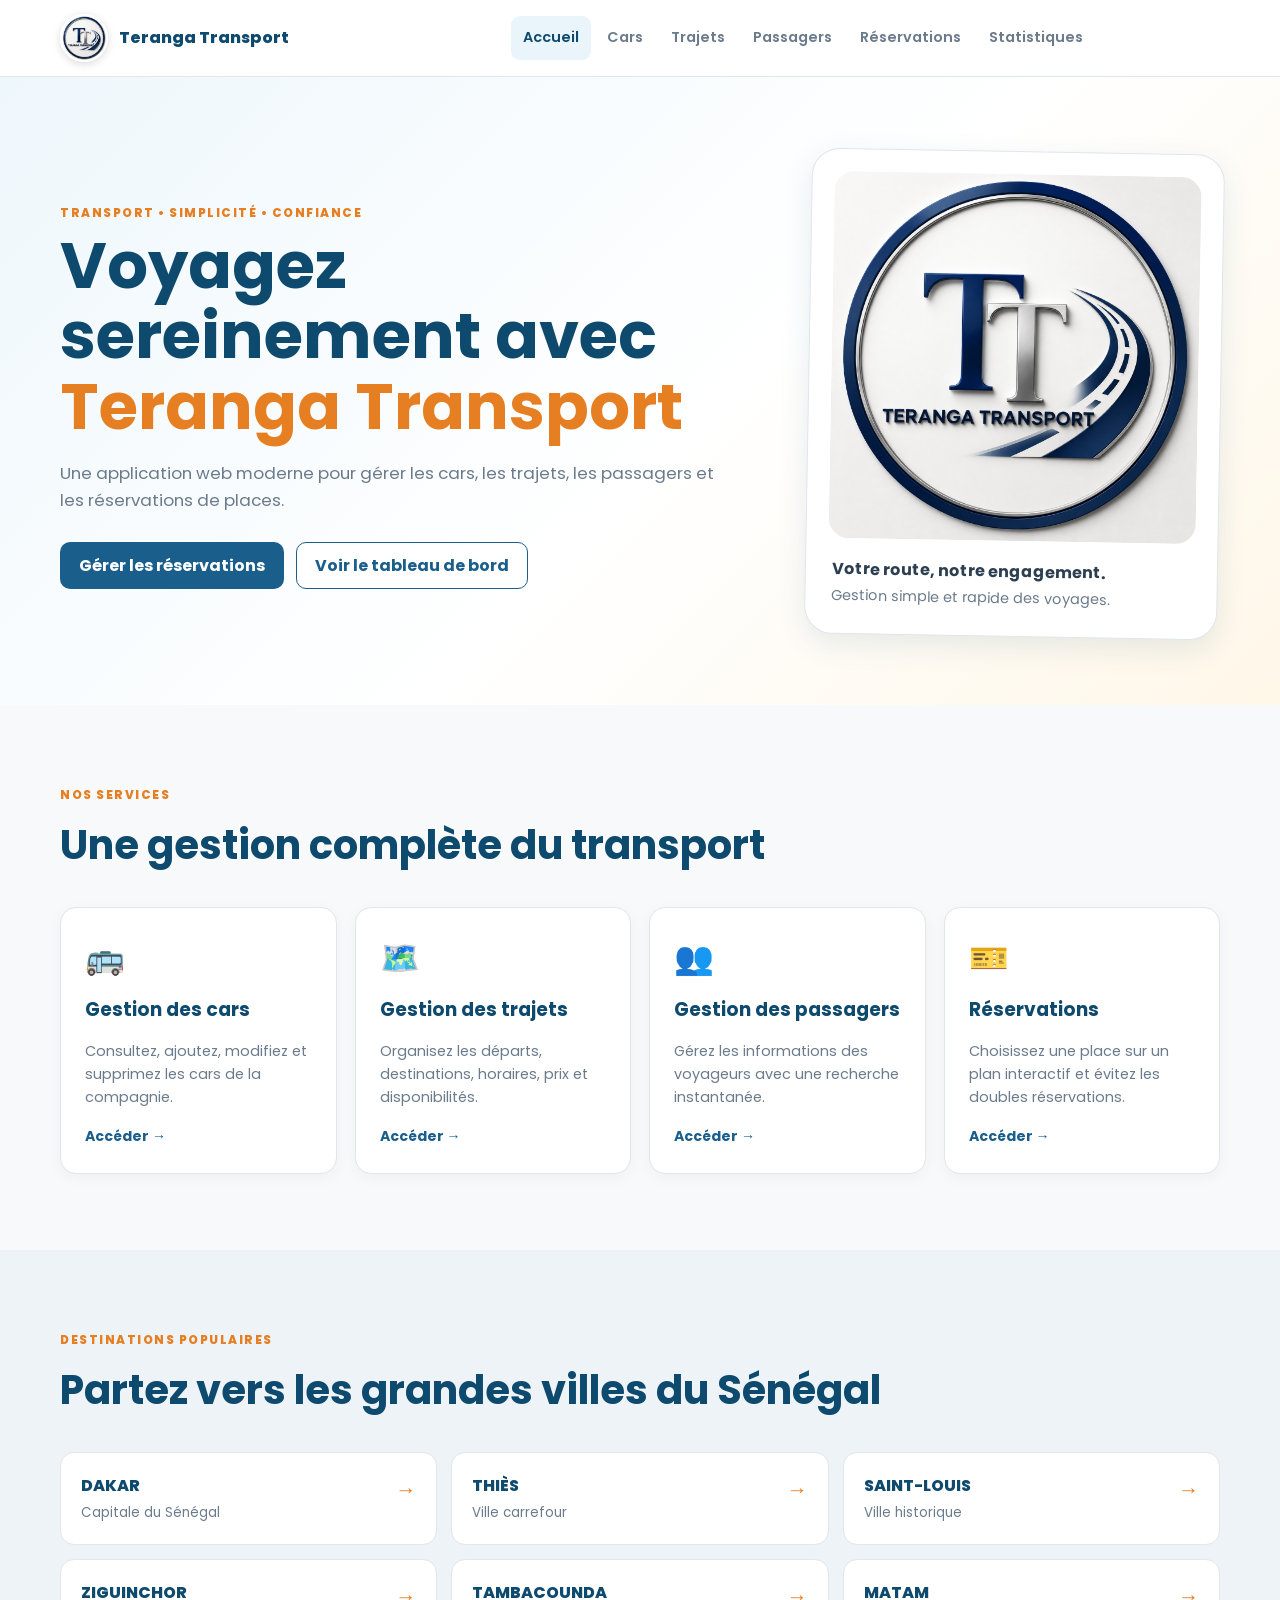
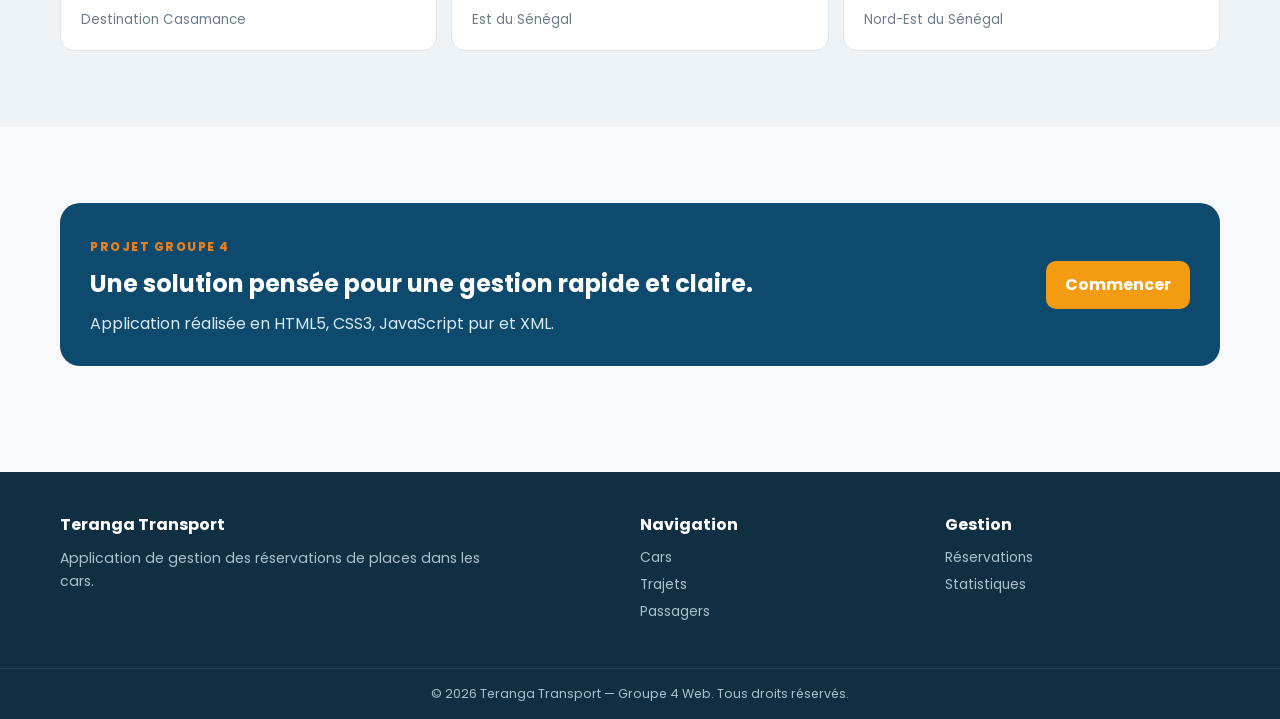
<file: index.html>
<!DOCTYPE html>
<html lang="fr">
<head>
  <meta charset="UTF-8">
  <meta name="viewport" content="width=device-width, initial-scale=1.0">
  <meta name="description" content="Teranga Transport - Gestion des réservations de places dans les cars">
  <title>Teranga Transport | Accueil</title>
  <link rel="preconnect" href="https://fonts.googleapis.com">
  <link rel="preconnect" href="https://fonts.gstatic.com" crossorigin>
  <link href="https://fonts.googleapis.com/css2?family=Poppins:wght@400;500;600;700;800&display=swap" rel="stylesheet">
  <link rel="stylesheet" href="css/style.css">
</head>
<body>
<header class="site-header">
  <div class="container nav-wrap">
    <a class="brand" href="index.html">
      <img src="images/logo-teranga-transport.jpeg" alt="Logo Teranga Transport">
      <span>Teranga Transport</span>
    </a>
    <button class="nav-toggle" aria-label="Ouvrir le menu" aria-expanded="false">☰</button>
    <nav class="main-nav" aria-label="Navigation principale">
      <a class="active" href="index.html">Accueil</a>
      <a href="pages/cars.html">Cars</a>
      <a href="pages/trajets.html">Trajets</a>
      <a href="pages/passagers.html">Passagers</a>
      <a href="pages/reservations.html">Réservations</a>
      <a href="pages/statistiques.html">Statistiques</a>
    <button id="resetData" class="nav-reset" type="button">Réinitialiser XML</button></nav>
  </div>
</header>

<main>
  <section class="hero">
    <div class="container hero-grid">
      <div>
        <span class="eyebrow">Transport • Simplicité • Confiance</span>
        <h1>Voyagez sereinement avec <span>Teranga Transport</span></h1>
        <p>Une application web moderne pour gérer les cars, les trajets, les passagers et les réservations de places.</p>
        <div class="hero-actions">
          <a class="btn btn-primary" href="pages/reservations.html">Gérer les réservations</a>
          <a class="btn btn-outline" href="pages/statistiques.html">Voir le tableau de bord</a>
        </div>
      </div>
      <div class="hero-card">
        <img src="images/logo-teranga-transport.jpeg" alt="Teranga Transport">
        <div class="hero-card-text">
          <strong>Votre route, notre engagement.</strong>
          <span>Gestion simple et rapide des voyages.</span>
        </div>
      </div>
    </div>
  </section>

  <section class="section">
    <div class="container">
      <div class="section-heading">
        <span class="eyebrow">Nos services</span>
        <h2>Une gestion complète du transport</h2>
      </div>
      <div class="cards-4">
        <article class="service-card">
          <div class="service-icon">🚌</div>
          <h3>Gestion des cars</h3>
          <p>Consultez, ajoutez, modifiez et supprimez les cars de la compagnie.</p>
          <a href="pages/cars.html">Accéder →</a>
        </article>
        <article class="service-card">
          <div class="service-icon">🗺️</div>
          <h3>Gestion des trajets</h3>
          <p>Organisez les départs, destinations, horaires, prix et disponibilités.</p>
          <a href="pages/trajets.html">Accéder →</a>
        </article>
        <article class="service-card">
          <div class="service-icon">👥</div>
          <h3>Gestion des passagers</h3>
          <p>Gérez les informations des voyageurs avec une recherche instantanée.</p>
          <a href="pages/passagers.html">Accéder →</a>
        </article>
        <article class="service-card">
          <div class="service-icon">🎫</div>
          <h3>Réservations</h3>
          <p>Choisissez une place sur un plan interactif et évitez les doubles réservations.</p>
          <a href="pages/reservations.html">Accéder →</a>
        </article>
      </div>
    </div>
  </section>

  <section class="section section-muted">
    <div class="container">
      <div class="section-heading">
        <span class="eyebrow">Destinations populaires</span>
        <h2>Partez vers les grandes villes du Sénégal</h2>
      </div>
      <div class="destination-grid">
        <div class="destination-card"><span>DAKAR</span><strong>→</strong><small>Capitale du Sénégal</small></div>
        <div class="destination-card"><span>THIÈS</span><strong>→</strong><small>Ville carrefour</small></div>
        <div class="destination-card"><span>SAINT-LOUIS</span><strong>→</strong><small>Ville historique</small></div>
        <div class="destination-card"><span>ZIGUINCHOR</span><strong>→</strong><small>Destination Casamance</small></div>
        <div class="destination-card"><span>TAMBACOUNDA</span><strong>→</strong><small>Est du Sénégal</small></div>
        <div class="destination-card"><span>MATAM</span><strong>→</strong><small>Nord-Est du Sénégal</small></div>
      </div>
    </div>
  </section>

  <section class="section">
    <div class="container cta">
      <div>
        <span class="eyebrow">Projet Groupe 4</span>
        <h2>Une solution pensée pour une gestion rapide et claire.</h2>
        <p>Application réalisée en HTML5, CSS3, JavaScript pur et XML.</p>
      </div>
      <a class="btn btn-secondary" href="pages/cars.html">Commencer</a>
    </div>
  </section>
</main>

<footer class="site-footer">
  <div class="container footer-grid">
    <div>
      <strong>Teranga Transport</strong>
      <p>Application de gestion des réservations de places dans les cars.</p>
    </div>
    <div>
      <strong>Navigation</strong>
      <a href="pages/cars.html">Cars</a>
      <a href="pages/trajets.html">Trajets</a>
      <a href="pages/passagers.html">Passagers</a>
    </div>
    <div>
      <strong>Gestion</strong>
      <a href="pages/reservations.html">Réservations</a>
      <a href="pages/statistiques.html">Statistiques</a>
    </div>
  </div>
  <div class="footer-bottom">© 2026 Teranga Transport — Groupe 4 Web. Tous droits réservés.</div>
</footer>

<script src="js/utils.js"></script>
<script>
  document.addEventListener("DOMContentLoaded", () => initialiserMenuMobile());
</script>
</body>
</html>
</file>
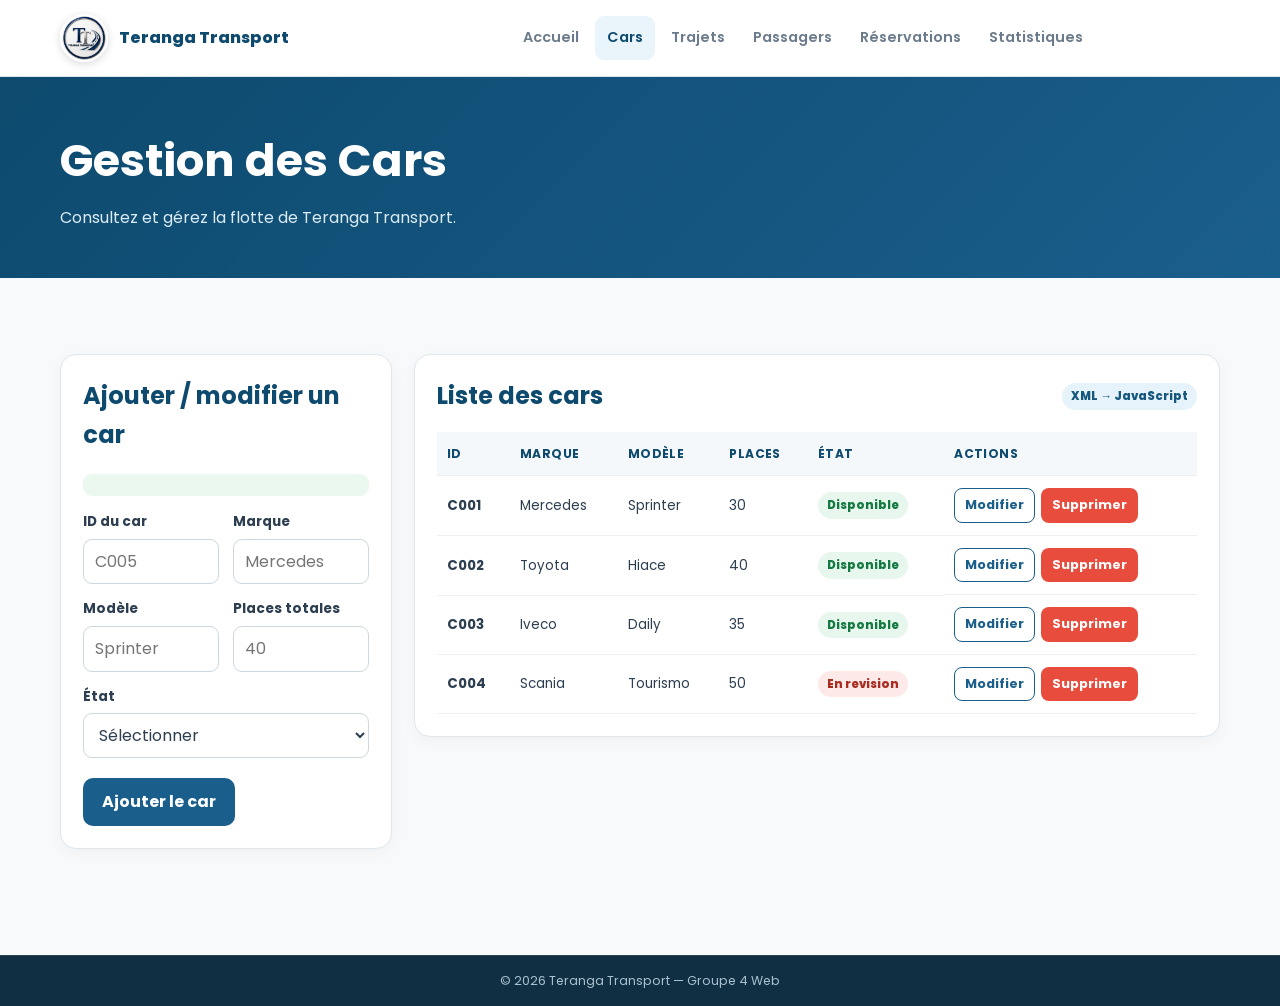
<file: pages/cars.html>
<!DOCTYPE html>
<html lang="fr">
<head>
  <meta charset="UTF-8">
  <meta name="viewport" content="width=device-width, initial-scale=1.0">
  <title>Teranga Transport | Cars</title>
  <link rel="preconnect" href="https://fonts.googleapis.com">
  <link rel="preconnect" href="https://fonts.gstatic.com" crossorigin>
  <link href="https://fonts.googleapis.com/css2?family=Poppins:wght@400;500;600;700;800&display=swap" rel="stylesheet">
  <link rel="stylesheet" href="../css/style.css">
</head>
<body>
<header class="site-header">
  <div class="container nav-wrap">
    <a class="brand" href="../index.html"><img src="../images/logo-teranga-transport.jpeg" alt="Logo Teranga Transport"><span>Teranga Transport</span></a>
    <button class="nav-toggle" aria-label="Ouvrir le menu" aria-expanded="false">☰</button>
    <nav class="main-nav" aria-label="Navigation principale">
      <a href="../index.html">Accueil</a><a href="cars.html">Cars</a><a href="trajets.html">Trajets</a><a href="passagers.html">Passagers</a><a href="reservations.html">Réservations</a><a href="statistiques.html">Statistiques</a>
    <button id="resetData" class="nav-reset" type="button" title="Recharger les données XML">Réinitialiser XML</button></nav>
  </div>
</header>

<section class="page-hero"><div class="container"><h1>Gestion des Cars</h1><p>Consultez et gérez la flotte de Teranga Transport.</p></div></section>

<main class="section">
  <div class="container two-col">
    <section class="panel">
      <h2>Ajouter / modifier un car</h2>
      <p id="carMessage" class="success-message"></p>
      <form id="carForm" novalidate>
        <div class="form-grid">
          <div class="form-group"><label for="carId">ID du car</label><input id="carId" required placeholder="C005"></div>
          <div class="form-group"><label for="carMarque">Marque</label><input id="carMarque" required placeholder="Mercedes"></div>
          <div class="form-group"><label for="carModele">Modèle</label><input id="carModele" required placeholder="Sprinter"></div>
          <div class="form-group"><label for="carPlaces">Places totales</label><input id="carPlaces" type="number" min="20" max="50" required placeholder="40"></div>
          <div class="form-group full"><label for="carEtat">État</label><select id="carEtat" required><option value="">Sélectionner</option><option>Disponible</option><option>En révision</option><option>Hors service</option></select></div>
          <div class="form-group full form-actions">
            <button id="carSubmit" class="btn btn-primary" type="submit">Ajouter le car</button>
            <button id="carCancel" class="btn btn-outline hidden" type="button">Annuler</button>
          </div>
        </div>
      </form>
    </section>

    <section class="panel">
      <div class="toolbar"><h2>Liste des cars</h2><span class="badge badge-blue">XML → JavaScript</span></div>
      <div class="table-wrap">
        <table class="data-table">
          <thead><tr><th>ID</th><th>Marque</th><th>Modèle</th><th>Places</th><th>État</th><th>Actions</th></tr></thead>
          <tbody id="carsBody"><tr><td colspan="6" class="empty">Chargement...</td></tr></tbody>
        </table>
      </div>
    </section>
  </div>
</main>

<footer class="site-footer"><div class="footer-bottom">© 2026 Teranga Transport — Groupe 4 Web</div></footer>
<script src="../js/utils.js"></script>
<script src="../js/cars.js"></script>
</body>
</html>
</file>
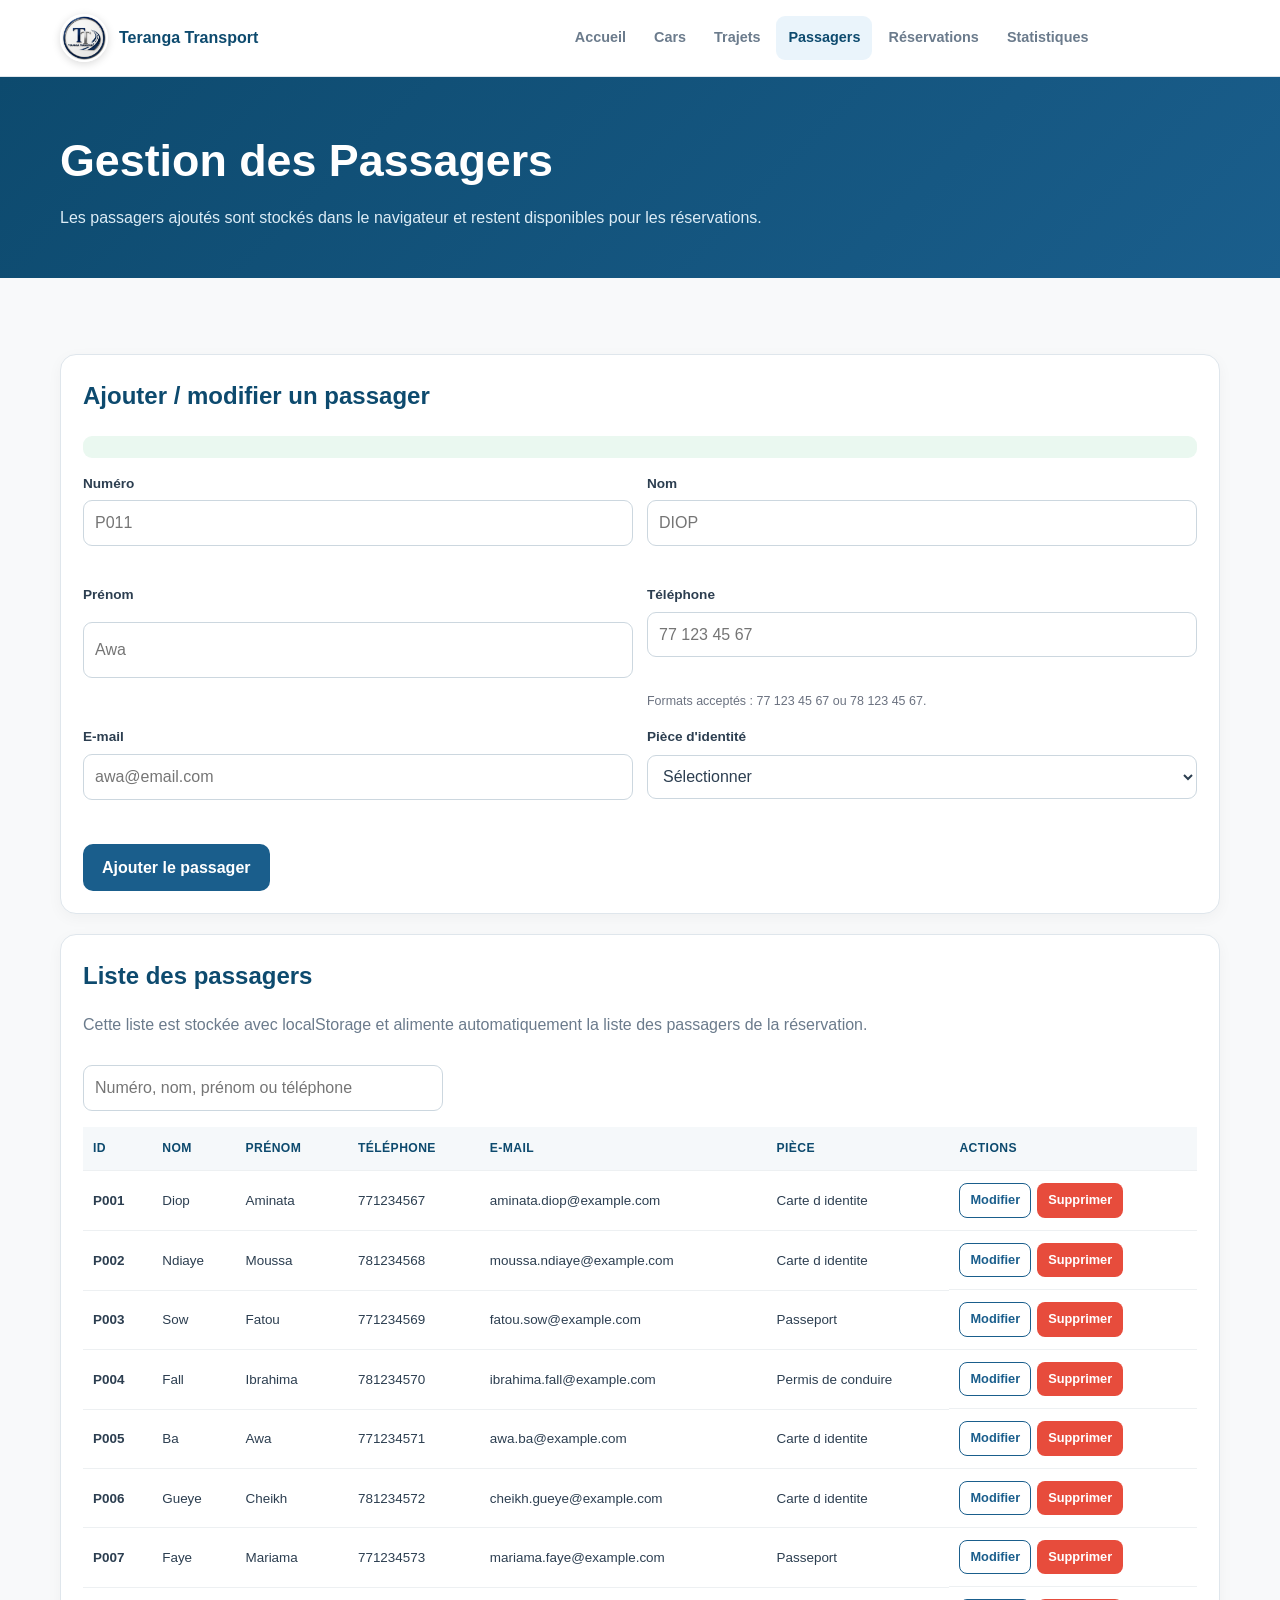
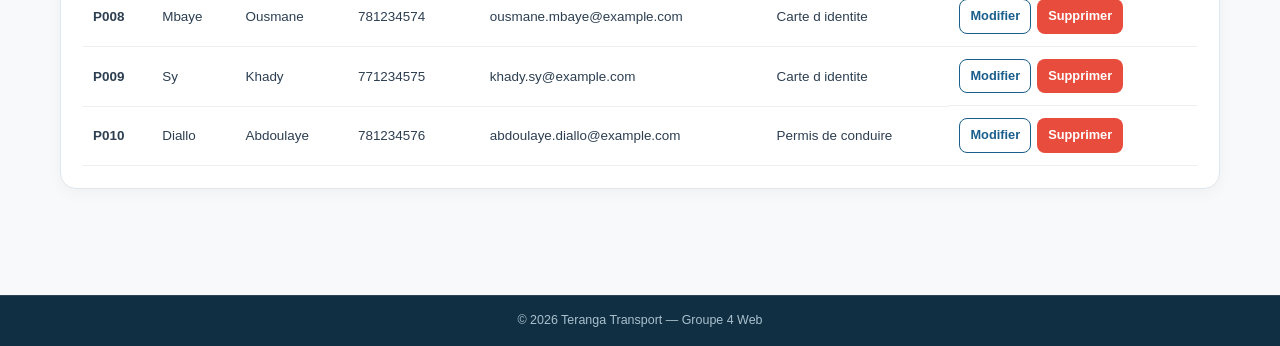
<file: pages/passagers.html>
<!DOCTYPE html><html lang="fr"><head><meta charset="UTF-8"><meta name="viewport" content="width=device-width,initial-scale=1.0"><title>Teranga Transport | Passagers</title><link rel="preconnect" href="https://fonts.googleapis.com"><link rel="stylesheet" href="../css/style.css"></head><body>
<header class="site-header"><div class="container nav-wrap"><a class="brand" href="../index.html"><img src="../images/logo-teranga-transport.jpeg" alt="Logo Teranga Transport"><span>Teranga Transport</span></a><button class="nav-toggle" aria-label="Ouvrir le menu" aria-expanded="false">☰</button><nav class="main-nav"><a href="../index.html">Accueil</a><a href="cars.html">Cars</a><a href="trajets.html">Trajets</a><a href="passagers.html">Passagers</a><a href="reservations.html">Réservations</a><a href="statistiques.html">Statistiques</a><button id="resetData" class="nav-reset" type="button">Réinitialiser XML</button></nav></div></header>
<section class="page-hero"><div class="container"><h1>Gestion des Passagers</h1><p>Les passagers ajoutés sont stockés dans le navigateur et restent disponibles pour les réservations.</p></div></section>
<main class="section"><div class="container"><section class="panel"><h2>Ajouter / modifier un passager</h2><p id="passagerMessage" class="success-message"></p><form id="passagerForm" novalidate><div class="form-grid">
<div class="form-group"><label for="passagerId">Numéro</label><input id="passagerId" placeholder="P011" required><span id="errId" class="error"></span></div><div class="form-group"><label for="passagerNom">Nom</label><input id="passagerNom" placeholder="DIOP" required><span id="errNom" class="error"></span></div><div class="form-group"><label for="passagerPrenom">Prénom</label><input id="passagerPrenom" placeholder="Awa" required><span id="errPrenom" class="error"></span></div><div class="form-group"><label for="passagerTelephone">Téléphone</label><input id="passagerTelephone" inputmode="numeric" placeholder="77 123 45 67" required><span id="errTelephone" class="error"></span><small class="help">Formats acceptés : 77 123 45 67 ou 78 123 45 67.</small></div><div class="form-group"><label for="passagerEmail">E-mail</label><input id="passagerEmail" type="email" placeholder="awa@email.com" required><span id="errEmail" class="error"></span></div><div class="form-group"><label for="passagerPiece">Pièce d'identité</label><select id="passagerPiece" required><option value="">Sélectionner</option><option>Carte d'identité</option><option>Passeport</option><option>Permis de conduire</option></select><span id="errPiece" class="error"></span></div><div class="form-group full form-actions"><button id="passagerSubmit" class="btn btn-primary" type="submit">Ajouter le passager</button><button id="passagerCancel" class="btn btn-outline hidden" type="button">Annuler</button></div></div></form></section>
<section class="panel mt-20"><div class="toolbar"><div><h2>Liste des passagers</h2><p class="text-muted">Cette liste est stockée avec localStorage et alimente automatiquement la liste des passagers de la réservation.</p></div><input id="recherchePassager" class="search-input" placeholder="Numéro, nom, prénom ou téléphone" aria-label="Rechercher"></div><div class="table-wrap"><table class="data-table"><thead><tr><th>ID</th><th>Nom</th><th>Prénom</th><th>Téléphone</th><th>E-mail</th><th>Pièce</th><th>Actions</th></tr></thead><tbody id="passagersBody"><tr><td colspan="7" class="empty">Chargement...</td></tr></tbody></table></div></section></div></main><footer class="site-footer"><div class="footer-bottom">© 2026 Teranga Transport — Groupe 4 Web</div></footer><script src="../js/utils.js"></script><script src="../js/passagers.js"></script></body></html>
</file>
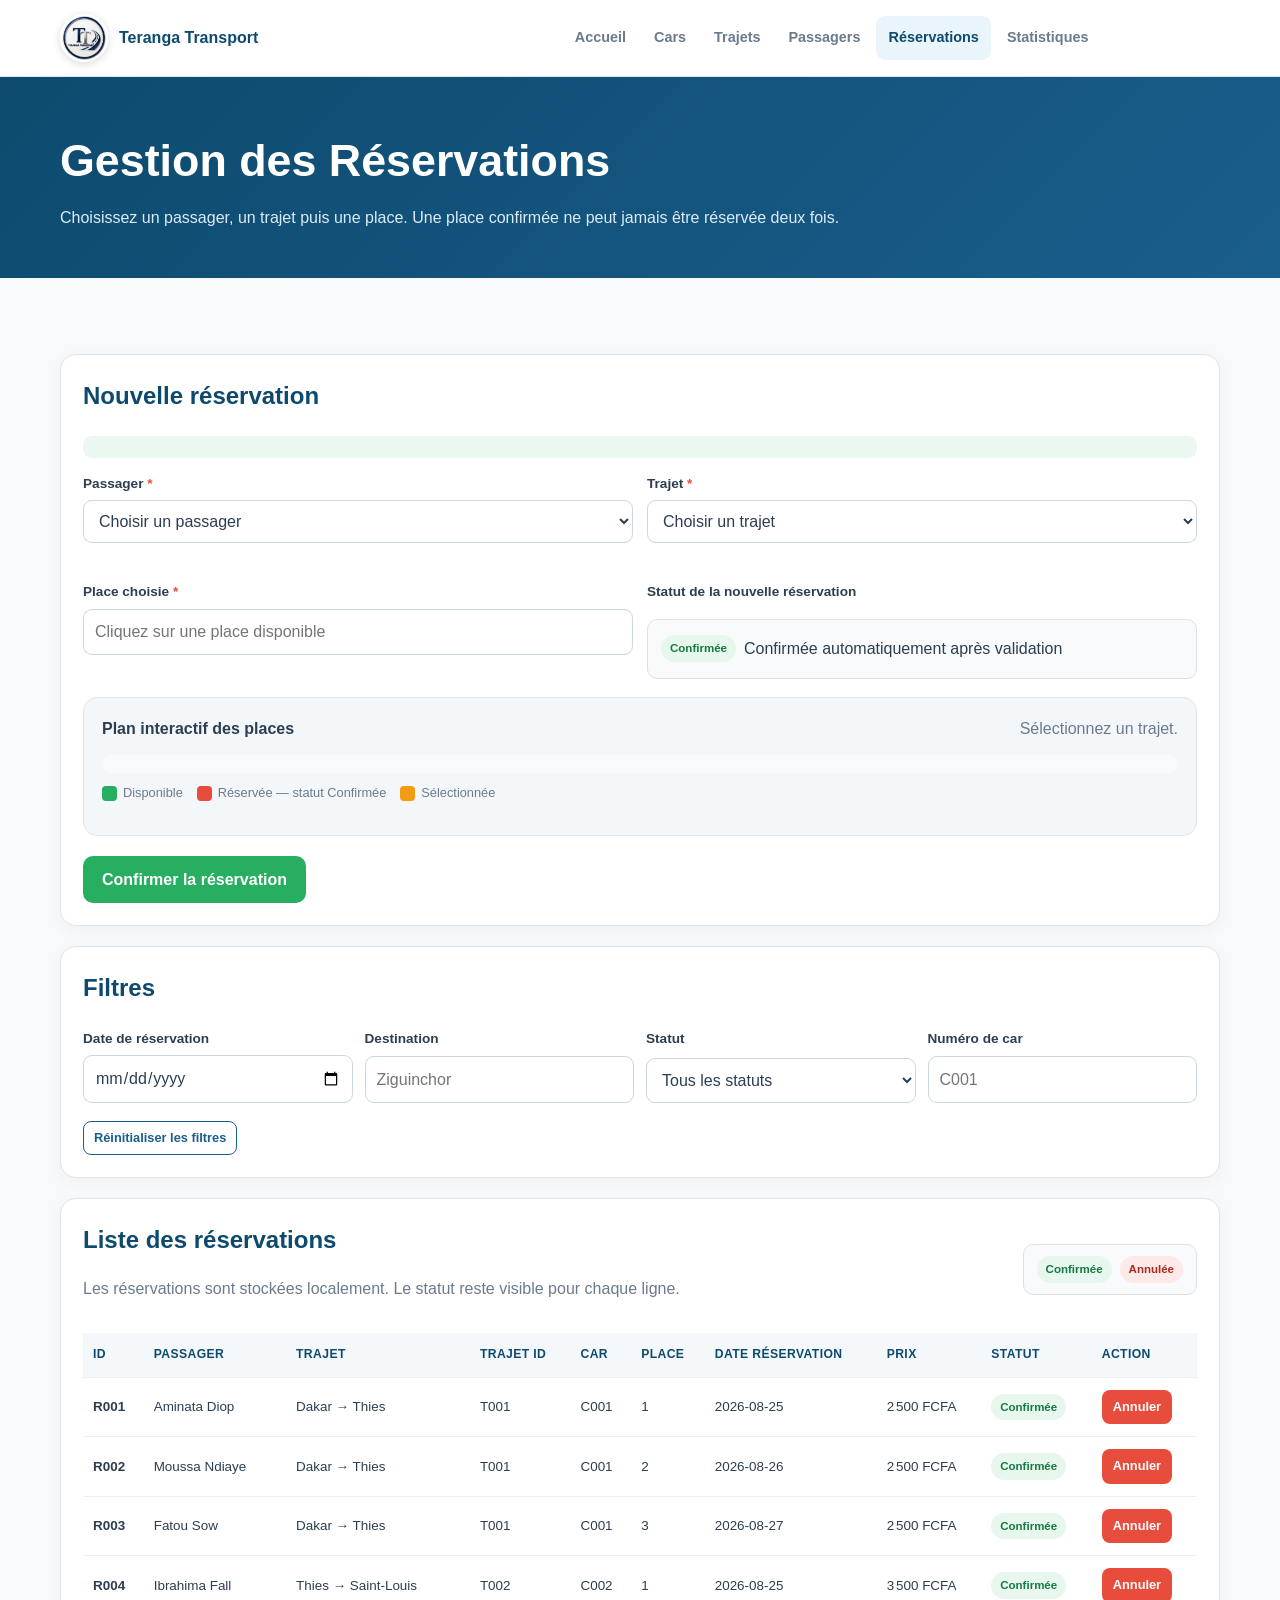
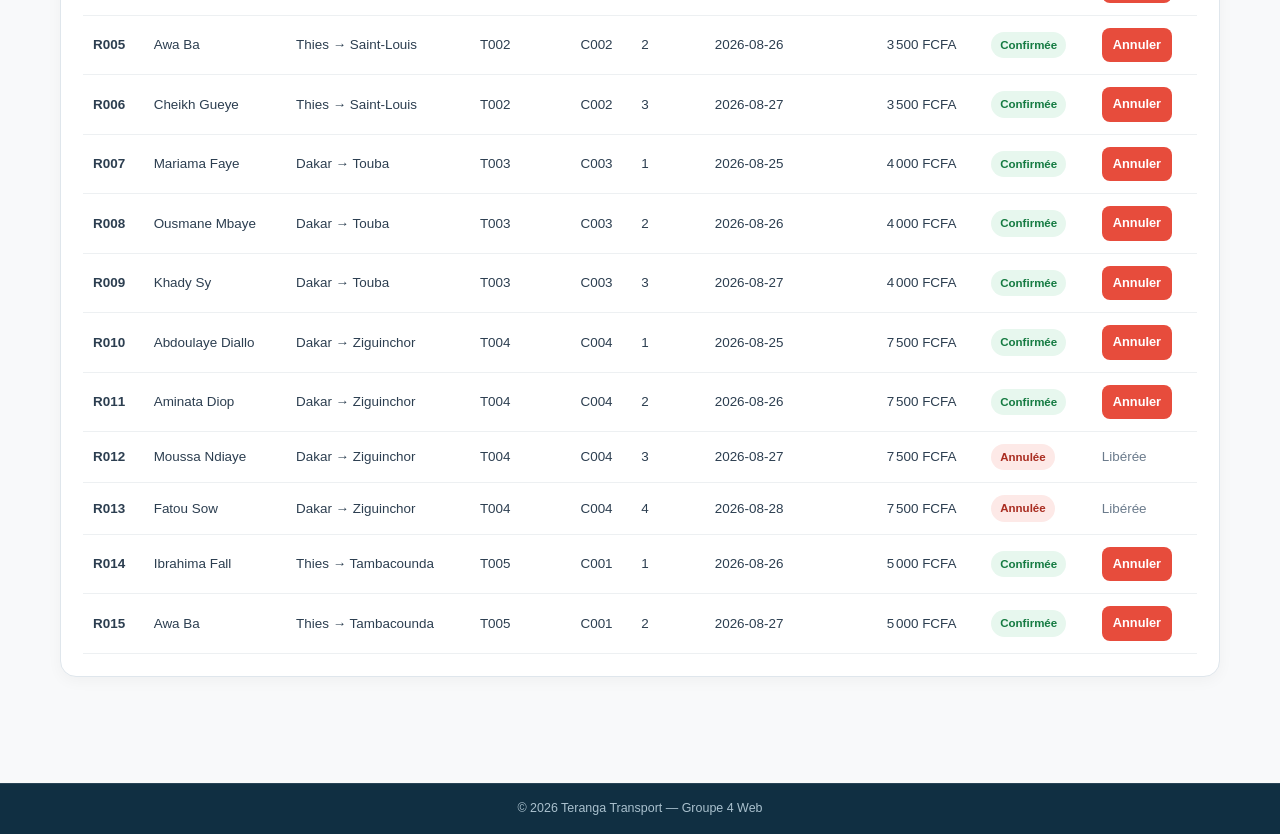
<file: pages/reservations.html>
<!DOCTYPE html><html lang="fr"><head><meta charset="UTF-8"><meta name="viewport" content="width=device-width,initial-scale=1.0"><title>Teranga Transport | Réservations</title><link rel="preconnect" href="https://fonts.googleapis.com"><link rel="stylesheet" href="../css/style.css"></head><body>
<header class="site-header"><div class="container nav-wrap"><a class="brand" href="../index.html"><img src="../images/logo-teranga-transport.jpeg" alt="Logo Teranga Transport"><span>Teranga Transport</span></a><button class="nav-toggle" aria-label="Ouvrir le menu" aria-expanded="false">☰</button><nav class="main-nav"><a href="../index.html">Accueil</a><a href="cars.html">Cars</a><a href="trajets.html">Trajets</a><a href="passagers.html">Passagers</a><a href="reservations.html">Réservations</a><a href="statistiques.html">Statistiques</a><button id="resetData" class="nav-reset" type="button">Réinitialiser XML</button></nav></div></header>
<section class="page-hero"><div class="container"><h1>Gestion des Réservations</h1><p>Choisissez un passager, un trajet puis une place. Une place confirmée ne peut jamais être réservée deux fois.</p></div></section>
<main class="section"><div class="container"><section class="panel"><h2>Nouvelle réservation</h2><p id="reservationMessage" class="success-message"></p><form id="reservationForm" novalidate><div class="form-grid">
<div class="form-group"><label for="reservationPassager">Passager <span class="required">*</span></label><select id="reservationPassager" required></select><span id="errReservationPassager" class="error"></span></div>
<div class="form-group"><label for="reservationTrajet">Trajet <span class="required">*</span></label><select id="reservationTrajet" required></select><span id="errReservationTrajet" class="error"></span></div>
<div class="form-group"><label for="reservationPlace">Place choisie <span class="required">*</span></label><input id="reservationPlace" readonly placeholder="Cliquez sur une place disponible"><span id="errReservationPlace" class="error"></span></div>
<div class="form-group"><label>Statut de la nouvelle réservation</label><div class="status-box"><span class="badge badge-green">Confirmée</span><span>Confirmée automatiquement après validation</span></div></div></div>
<div class="seat-layout"><div class="seat-header"><strong>Plan interactif des places</strong><span id="seatInfo" class="text-muted">Sélectionnez un trajet.</span></div><div id="seatStatus" class="seat-status"></div><div class="seat-legend"><span class="legend-item"><i class="legend-dot dot-free"></i> Disponible</span><span class="legend-item"><i class="legend-dot dot-reserved"></i> Réservée — statut Confirmée</span><span class="legend-item"><i class="legend-dot dot-selected"></i> Sélectionnée</span></div><div id="seatGrid" class="seat-grid" aria-label="Plan interactif des places"></div></div>
<div class="form-actions mt-20"><button class="btn btn-success" type="submit">Confirmer la réservation</button></div></form></section>
<section class="panel mt-20"><h2>Filtres</h2><div class="filter-grid"><div class="form-group"><label for="filtreDate">Date de réservation</label><input id="filtreDate" type="date"></div><div class="form-group"><label for="filtreDestination">Destination</label><input id="filtreDestination" placeholder="Ziguinchor"></div><div class="form-group"><label for="filtreStatut">Statut</label><select id="filtreStatut"><option value="">Tous les statuts</option><option value="confirmee">Confirmée</option><option value="annulee">Annulée</option></select></div><div class="form-group"><label for="filtreCar">Numéro de car</label><input id="filtreCar" placeholder="C001"></div></div><button id="resetFiltres" class="btn btn-outline btn-small" type="button">Réinitialiser les filtres</button></section>
<section class="panel mt-20"><div class="toolbar"><div><h2>Liste des réservations</h2><p class="text-muted">Les réservations sont stockées localement. Le statut reste visible pour chaque ligne.</p></div><div class="status-box"><span class="badge badge-green">Confirmée</span><span class="badge badge-red">Annulée</span></div></div><div class="table-wrap"><table class="data-table"><thead><tr><th>ID</th><th>Passager</th><th>Trajet</th><th>Trajet ID</th><th>Car</th><th>Place</th><th>Date réservation</th><th>Prix</th><th>Statut</th><th>Action</th></tr></thead><tbody id="reservationsBody"><tr><td colspan="10" class="empty">Chargement...</td></tr></tbody></table></div></section></div></main><footer class="site-footer"><div class="footer-bottom">© 2026 Teranga Transport — Groupe 4 Web</div></footer><script src="../js/utils.js"></script><script src="../js/reservations.js"></script></body></html>
</file>
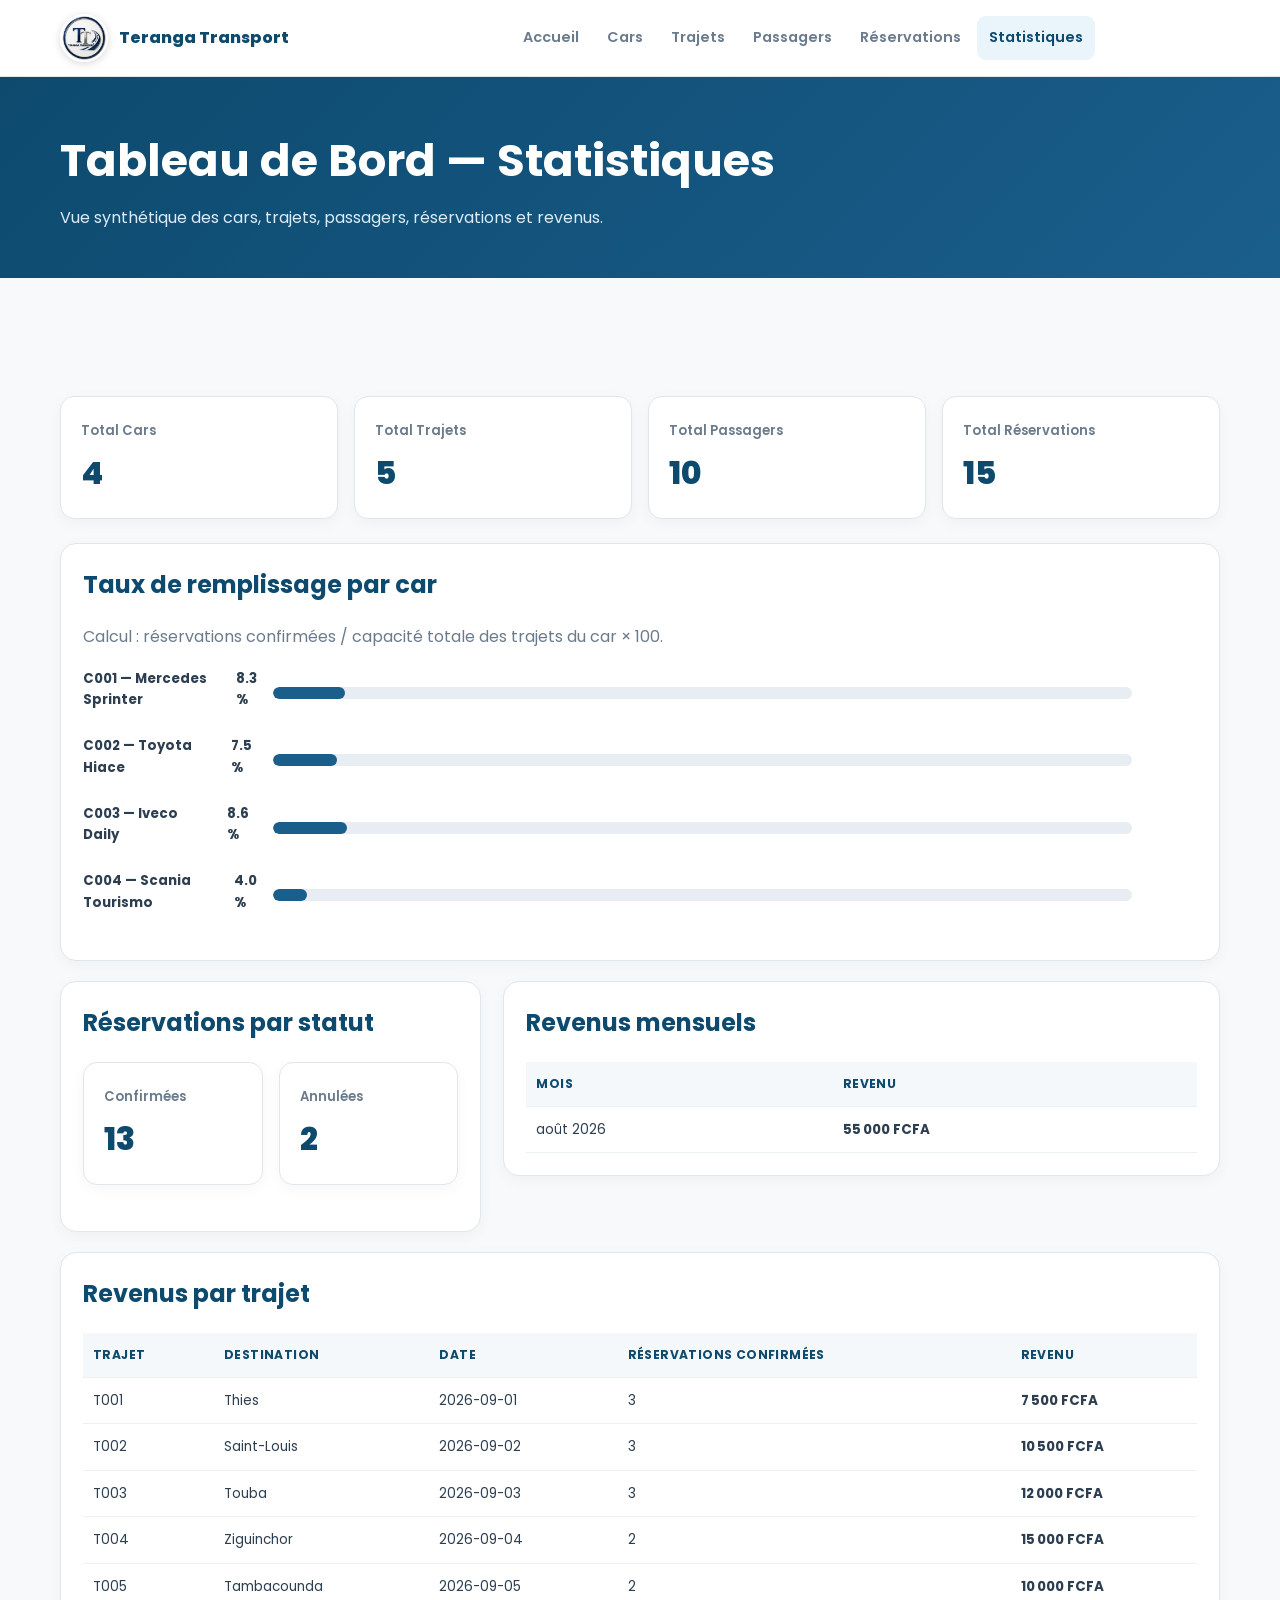
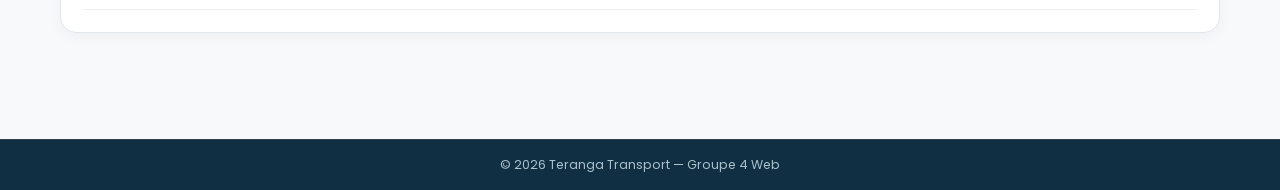
<file: pages/statistiques.html>
<!DOCTYPE html>
<html lang="fr">
<head>
  <meta charset="UTF-8">
  <meta name="viewport" content="width=device-width, initial-scale=1.0">
  <title>Teranga Transport | Statistiques</title>
  <link rel="preconnect" href="https://fonts.googleapis.com">
  <link rel="preconnect" href="https://fonts.gstatic.com" crossorigin>
  <link href="https://fonts.googleapis.com/css2?family=Poppins:wght@400;500;600;700;800&display=swap" rel="stylesheet">
  <link rel="stylesheet" href="../css/style.css">
</head>
<body>
<header class="site-header"><div class="container nav-wrap">
  <a class="brand" href="../index.html"><img src="../images/logo-teranga-transport.jpeg" alt="Logo Teranga Transport"><span>Teranga Transport</span></a>
  <button class="nav-toggle" aria-label="Ouvrir le menu" aria-expanded="false">☰</button>
  <nav class="main-nav" aria-label="Navigation principale"><a href="../index.html">Accueil</a><a href="cars.html">Cars</a><a href="trajets.html">Trajets</a><a href="passagers.html">Passagers</a><a href="reservations.html">Réservations</a><a href="statistiques.html">Statistiques</a><button id="resetData" class="nav-reset" type="button" title="Recharger les données XML">Réinitialiser XML</button></nav>
</div></header>

<section class="page-hero"><div class="container"><h1>Tableau de Bord — Statistiques</h1><p>Vue synthétique des cars, trajets, passagers, réservations et revenus.</p></div></section>

<main class="section"><div class="container">
  <p id="statsErreur" class="error"></p>
  <section class="stat-cards">
    <article class="stat-card"><span class="label">Total Cars</span><strong id="totalCars" class="value">—</strong></article>
    <article class="stat-card"><span class="label">Total Trajets</span><strong id="totalTrajets" class="value">—</strong></article>
    <article class="stat-card"><span class="label">Total Passagers</span><strong id="totalPassagers" class="value">—</strong></article>
    <article class="stat-card"><span class="label">Total Réservations</span><strong id="totalReservations" class="value">—</strong></article>
  </section>

  <section class="panel">
    <h2>Taux de remplissage par car</h2>
    <p class="text-muted">Calcul : réservations confirmées / capacité totale des trajets du car × 100.</p>
    <div id="remplissageCars"></div>
  </section>

  <div class="two-col mt-20">
    <section class="panel">
      <h2>Réservations par statut</h2>
      <div class="stat-cards" style="grid-template-columns:1fr 1fr">
        <article class="stat-card"><span class="label">Confirmées</span><strong id="reservationsConfirmees" class="value">0</strong></article>
        <article class="stat-card"><span class="label">Annulées</span><strong id="reservationsAnnulees" class="value">0</strong></article>
      </div>
    </section>

    <section class="panel">
      <h2>Revenus mensuels</h2>
      <div class="table-wrap"><table class="data-table" style="min-width:0"><thead><tr><th>Mois</th><th>Revenu</th></tr></thead><tbody id="revenusMensuelsBody"></tbody></table></div>
    </section>
  </div>

  <section class="panel mt-20">
    <h2>Revenus par trajet</h2>
    <div class="table-wrap"><table class="data-table">
      <thead><tr><th>Trajet</th><th>Destination</th><th>Date</th><th>Réservations confirmées</th><th>Revenu</th></tr></thead>
      <tbody id="revenusTrajetsBody"></tbody>
    </table></div>
  </section>
</div></main>

<footer class="site-footer"><div class="footer-bottom">© 2026 Teranga Transport — Groupe 4 Web</div></footer>
<script src="../js/utils.js"></script><script src="../js/statistiques.js"></script>
</body>
</html>
</file>
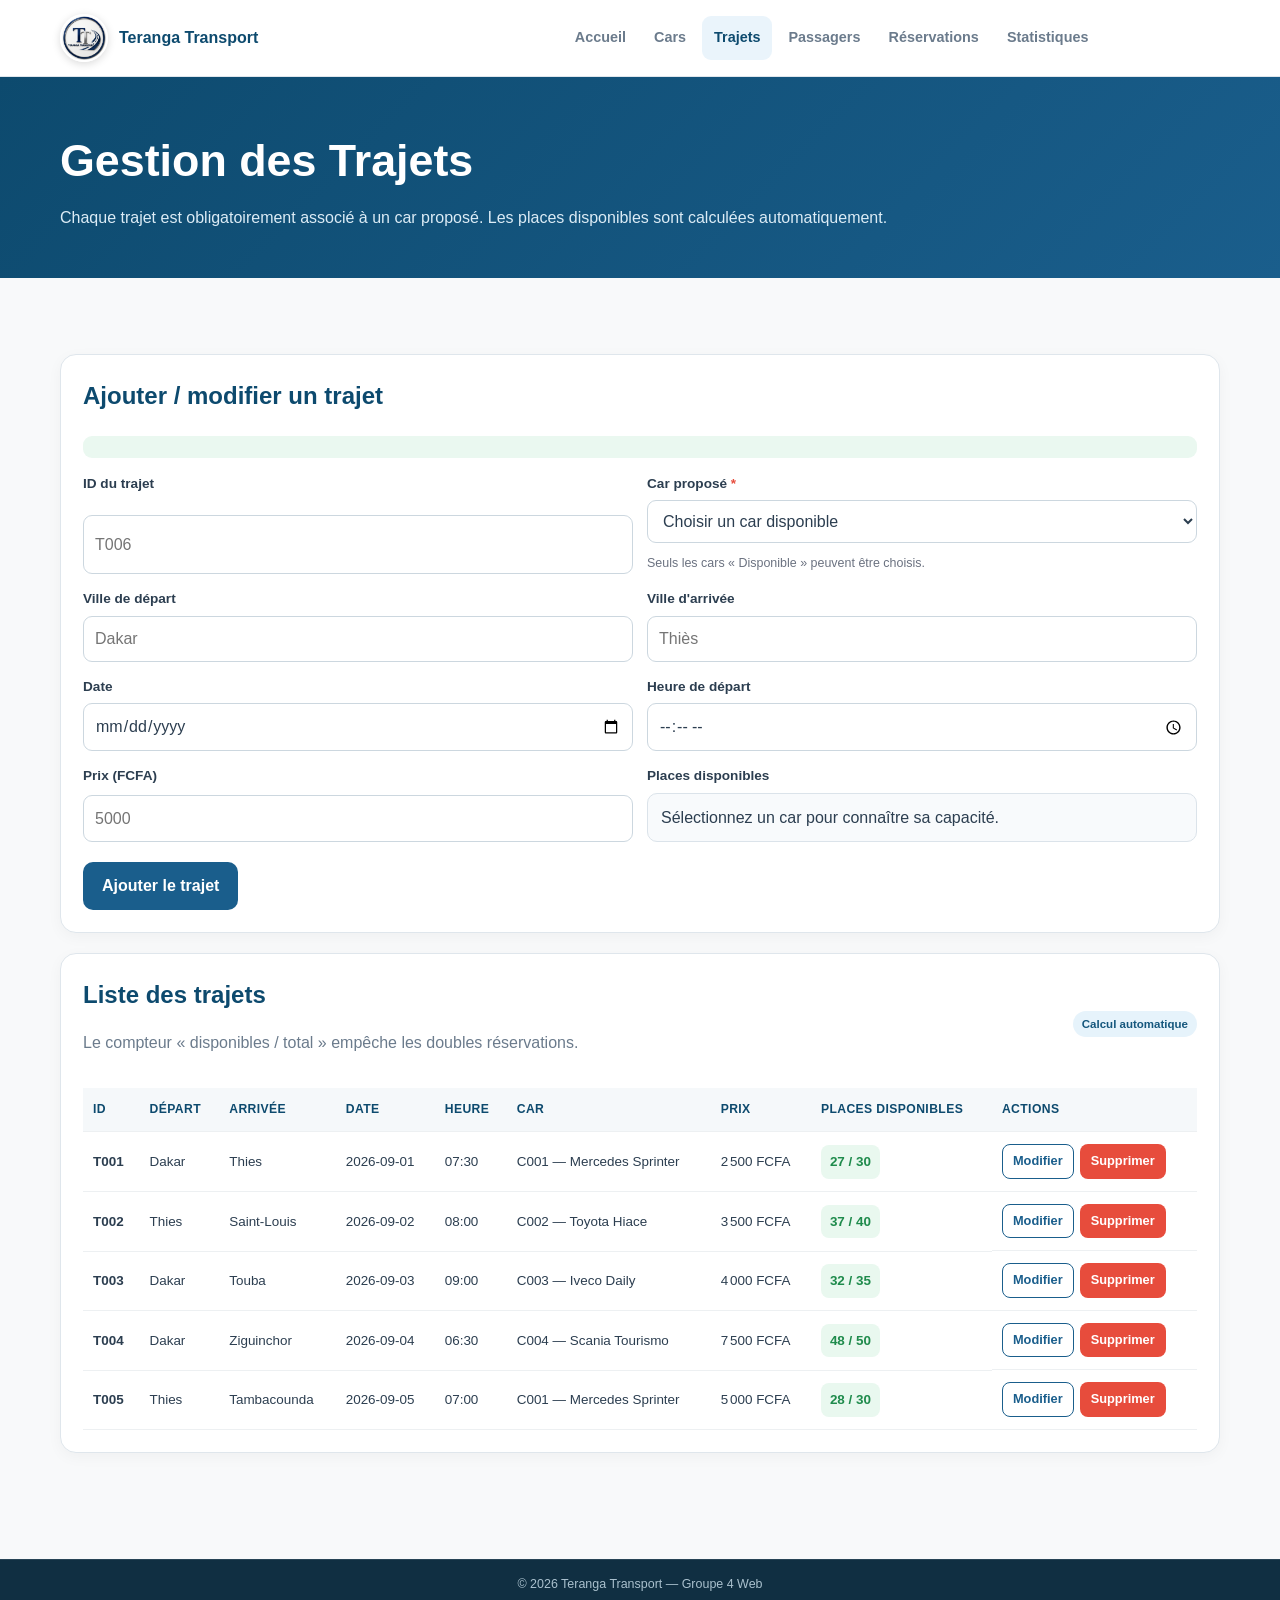
<file: pages/trajets.html>
<!DOCTYPE html><html lang="fr"><head><meta charset="UTF-8"><meta name="viewport" content="width=device-width,initial-scale=1.0"><title>Teranga Transport | Trajets</title><link rel="preconnect" href="https://fonts.googleapis.com"><link rel="stylesheet" href="../css/style.css"></head><body>
<header class="site-header"><div class="container nav-wrap"><a class="brand" href="../index.html"><img src="../images/logo-teranga-transport.jpeg" alt="Logo Teranga Transport"><span>Teranga Transport</span></a><button class="nav-toggle" aria-label="Ouvrir le menu" aria-expanded="false">☰</button><nav class="main-nav" aria-label="Navigation"><a href="../index.html">Accueil</a><a href="cars.html">Cars</a><a href="trajets.html">Trajets</a><a href="passagers.html">Passagers</a><a href="reservations.html">Réservations</a><a href="statistiques.html">Statistiques</a><button id="resetData" class="nav-reset" type="button">Réinitialiser XML</button></nav></div></header>
<section class="page-hero"><div class="container"><h1>Gestion des Trajets</h1><p>Chaque trajet est obligatoirement associé à un car proposé. Les places disponibles sont calculées automatiquement.</p></div></section>
<main class="section"><div class="container"><section class="panel"><h2>Ajouter / modifier un trajet</h2><p id="trajetMessage" class="success-message"></p><form id="trajetForm" novalidate><div class="form-grid">
<div class="form-group"><label for="trajetId">ID du trajet</label><input id="trajetId" placeholder="T006" required></div>
<div class="form-group"><label for="trajetCarId">Car proposé <span class="required">*</span></label><select id="trajetCarId" required></select><small class="help">Seuls les cars « Disponible » peuvent être choisis.</small></div>
<div class="form-group"><label for="villeDepart">Ville de départ</label><input id="villeDepart" placeholder="Dakar" required></div>
<div class="form-group"><label for="villeArrivee">Ville d'arrivée</label><input id="villeArrivee" placeholder="Thiès" required></div>
<div class="form-group"><label for="trajetDate">Date</label><input id="trajetDate" type="date" required></div><div class="form-group"><label for="heureDepart">Heure de départ</label><input id="heureDepart" type="time" required></div>
<div class="form-group"><label for="trajetPrix">Prix (FCFA)</label><input id="trajetPrix" type="number" min="1" required placeholder="5000"></div>
<div class="form-group"><label>Places disponibles</label><div id="placesPreview" class="info-box">Sélectionnez un car pour connaître sa capacité.</div></div>
<div class="form-group full form-actions"><button id="trajetSubmit" class="btn btn-primary" type="submit">Ajouter le trajet</button><button id="trajetCancel" class="btn btn-outline hidden" type="button">Annuler</button></div></div></form></section>
<section class="panel mt-20"><div class="toolbar"><div><h2>Liste des trajets</h2><p class="text-muted">Le compteur « disponibles / total » empêche les doubles réservations.</p></div><span class="badge badge-blue">Calcul automatique</span></div><div class="table-wrap"><table class="data-table"><thead><tr><th>ID</th><th>Départ</th><th>Arrivée</th><th>Date</th><th>Heure</th><th>Car</th><th>Prix</th><th>Places disponibles</th><th>Actions</th></tr></thead><tbody id="trajetsBody"><tr><td colspan="9" class="empty">Chargement...</td></tr></tbody></table></div></section></div></main>
<footer class="site-footer"><div class="footer-bottom">© 2026 Teranga Transport — Groupe 4 Web</div></footer><script src="../js/utils.js"></script><script src="../js/trajets.js"></script></body></html>
</file>
<file: css/style.css>
/* =========================================================
   TERANGA TRANSPORT - Feuille de style principale
   HTML5 + CSS3 pur, responsive mobile / desktop
   ========================================================= */

:root {
  --primary: #1a5e8c;
  --primary-dark: #0d4a6e;
  --secondary: #f39c12;
  --secondary-dark: #e67e22;
  --green: #27ae60;
  --red: #e74c3c;
  --bg: #f8f9fa;
  --surface: #ffffff;
  --text: #2c3e50;
  --muted: #6b7b8c;
  --border: #dfe6ec;
  --shadow: 0 10px 30px rgba(13, 74, 110, 0.10);
  --radius: 16px;
}

* { box-sizing: border-box; }
html { scroll-behavior: smooth; }
body {
  margin: 0;
  font-family: "Poppins", Arial, sans-serif;
  background: var(--bg);
  color: var(--text);
  line-height: 1.6;
}
a { color: inherit; text-decoration: none; }
button, input, select { font: inherit; }
button { cursor: pointer; }
img { max-width: 100%; display: block; }

.container { width: min(1160px, calc(100% - 32px)); margin: 0 auto; }

/* Navigation */
.site-header {
  position: sticky;
  top: 0;
  z-index: 50;
  background: rgba(255,255,255,.96);
  backdrop-filter: blur(12px);
  border-bottom: 1px solid var(--border);
}
.nav-wrap { min-height: 76px; display: flex; align-items: center; justify-content: space-between; gap: 24px; }
.brand { display: flex; align-items: center; gap: 11px; font-weight: 800; color: var(--primary-dark); }
.brand img { width: 48px; height: 48px; object-fit: cover; border-radius: 50%; border: 2px solid #fff; box-shadow: 0 2px 8px rgba(0,0,0,.15); }
.main-nav { display: flex; align-items: center; gap: 4px; }
.main-nav a { padding: 10px 12px; border-radius: 9px; font-size: .9rem; font-weight: 600; color: var(--muted); }
.main-nav a:hover, .main-nav a.active { color: var(--primary-dark); background: #eaf4fb; }
.nav-toggle { display: none; border: 0; background: transparent; font-size: 1.8rem; color: var(--primary-dark); }

/* Hero */
.hero { padding: 74px 0 68px; background: linear-gradient(135deg, #eef7fc 0%, #fff 55%, #fff7e8 100%); }
.hero-grid { display: grid; grid-template-columns: 1.25fr .75fr; align-items: center; gap: 60px; }
.eyebrow { display: inline-block; margin-bottom: 8px; color: var(--secondary-dark); text-transform: uppercase; letter-spacing: 1.5px; font-weight: 800; font-size: .74rem; }
.hero h1 { font-size: clamp(2.2rem, 5vw, 4.2rem); line-height: 1.1; margin: 0 0 18px; color: var(--primary-dark); }
.hero h1 span { color: var(--secondary-dark); }
.hero p { max-width: 680px; color: var(--muted); font-size: 1.05rem; }
.hero-actions { display: flex; flex-wrap: wrap; gap: 12px; margin-top: 28px; }
.hero-card { background: #fff; border: 1px solid var(--border); border-radius: 28px; padding: 22px; box-shadow: var(--shadow); transform: rotate(1deg); }
.hero-card img { width: 100%; aspect-ratio: 1; object-fit: cover; border-radius: 20px; }
.hero-card-text { padding: 18px 4px 4px; display: grid; gap: 3px; }
.hero-card-text span { color: var(--muted); font-size: .9rem; }

/* Sections */
.section { padding: 76px 0; }
.section-muted { background: #edf3f7; }
.section-heading { margin-bottom: 30px; }
.section-heading h2 { margin: 0; color: var(--primary-dark); font-size: clamp(1.7rem, 4vw, 2.5rem); }

/* Buttons */
.btn { display: inline-flex; align-items: center; justify-content: center; min-height: 44px; padding: 10px 18px; border-radius: 10px; border: 1px solid transparent; font-weight: 700; transition: transform .2s, box-shadow .2s, background .2s; }
.btn:hover { transform: translateY(-1px); box-shadow: 0 7px 18px rgba(0,0,0,.10); }
.btn-primary { background: var(--primary); color: #fff; }
.btn-primary:hover { background: var(--primary-dark); }
.btn-secondary { background: var(--secondary); color: #fff; }
.btn-outline { background: #fff; border-color: var(--primary); color: var(--primary); }
.btn-success { background: var(--green); color: #fff; }
.btn-danger { background: var(--red); color: #fff; }
.btn-small { min-height: 34px; padding: 6px 10px; font-size: .8rem; border-radius: 8px; }

/* Cards */
.cards-4 { display: grid; grid-template-columns: repeat(4, 1fr); gap: 18px; }
.service-card { background: var(--surface); border: 1px solid var(--border); border-radius: var(--radius); padding: 24px; box-shadow: 0 4px 16px rgba(0,0,0,.04); transition: transform .2s, box-shadow .2s; }
.service-card:hover { transform: translateY(-4px); box-shadow: var(--shadow); }
.service-icon { font-size: 2rem; margin-bottom: 12px; }
.service-card h3 { margin: 0 0 7px; color: var(--primary-dark); }
.service-card p { color: var(--muted); font-size: .9rem; }
.service-card a { color: var(--primary); font-weight: 700; font-size: .88rem; }

.destination-grid { display: grid; grid-template-columns: repeat(3, 1fr); gap: 14px; }
.destination-card { background: #fff; border: 1px solid var(--border); border-radius: 14px; padding: 20px; display: grid; grid-template-columns: 1fr auto; gap: 4px 12px; }
.destination-card span { font-weight: 800; color: var(--primary-dark); }
.destination-card strong { color: var(--secondary-dark); font-size: 1.3rem; grid-row: span 2; }
.destination-card small { color: var(--muted); }

/* Page header */
.page-hero { background: linear-gradient(135deg, var(--primary-dark), var(--primary)); color: #fff; padding: 48px 0; }
.page-hero h1 { margin: 0 0 8px; font-size: clamp(1.8rem, 4vw, 2.8rem); }
.page-hero p { margin: 0; color: #dcecf6; }

/* Dashboard / cards */
.stat-cards { display: grid; grid-template-columns: repeat(4, 1fr); gap: 16px; margin-bottom: 24px; }
.stat-card { background: #fff; border: 1px solid var(--border); border-radius: 14px; padding: 20px; box-shadow: 0 4px 15px rgba(0,0,0,.04); }
.stat-card .label { color: var(--muted); font-size: .82rem; font-weight: 600; }
.stat-card .value { display: block; color: var(--primary-dark); font-size: 2rem; font-weight: 800; margin-top: 4px; }

/* Layout */
.two-col { display: grid; grid-template-columns: 1fr 1.7fr; gap: 22px; align-items: start; }
.panel { background: #fff; border: 1px solid var(--border); border-radius: var(--radius); padding: 22px; box-shadow: 0 4px 15px rgba(0,0,0,.04); }
.panel h2, .panel h3 { margin-top: 0; color: var(--primary-dark); }
.form-grid { display: grid; grid-template-columns: repeat(2, 1fr); gap: 14px; }
.form-group { display: grid; gap: 6px; }
.form-group.full { grid-column: 1 / -1; }
label { font-weight: 700; font-size: .85rem; }
input, select {
  width: 100%;
  min-height: 43px;
  padding: 9px 11px;
  border: 1px solid #ccd7df;
  border-radius: 9px;
  background: #fff;
  color: var(--text);
  outline: none;
}
input:focus, select:focus { border-color: var(--primary); box-shadow: 0 0 0 3px rgba(26,94,140,.10); }
.form-actions { display: flex; flex-wrap: wrap; gap: 9px; margin-top: 6px; }
.error { min-height: 18px; color: var(--red); font-size: .75rem; font-weight: 600; }
.success-message { padding: 11px 14px; border-radius: 9px; background: #eaf8f0; color: #167a42; margin-bottom: 15px; font-size: .86rem; font-weight: 600; }
.info-message { padding: 11px 14px; border-radius: 9px; background: #edf7fd; color: var(--primary-dark); margin-bottom: 15px; font-size: .86rem; }

/* Tables */
.table-wrap { overflow-x: auto; }
.data-table { width: 100%; border-collapse: collapse; min-width: 760px; }
.data-table th, .data-table td { padding: 12px 10px; border-bottom: 1px solid #edf0f2; text-align: left; font-size: .84rem; vertical-align: middle; }
.data-table th { color: var(--primary-dark); background: #f5f8fa; font-size: .76rem; text-transform: uppercase; letter-spacing: .4px; }
.data-table tbody tr:hover { background: #fbfdfe; }
.actions { display: flex; flex-wrap: wrap; gap: 6px; }
.badge { display: inline-flex; align-items: center; padding: 4px 9px; border-radius: 999px; font-size: .72rem; font-weight: 800; }
.badge-green { color: #147a41; background: #e7f7ee; }
.badge-orange { color: #a45d00; background: #fff1d8; }
.badge-red { color: #a92c20; background: #fde9e7; }
.badge-blue { color: #15577d; background: #e6f3fb; }

/* Filters */
.filter-grid { display: grid; grid-template-columns: repeat(4, 1fr); gap: 12px; margin-bottom: 18px; }

/* Seats */
.seat-layout { margin-top: 18px; padding: 18px; border-radius: 14px; background: #f4f7f9; border: 1px solid var(--border); }
.seat-header { display: flex; align-items: center; justify-content: space-between; gap: 10px; margin-bottom: 14px; }
.seat-grid { display: grid; grid-template-columns: repeat(5, minmax(45px, 1fr)); gap: 9px; }
.seat {
  min-height: 45px; border: 0; border-radius: 9px; font-weight: 800; color: #fff;
  background: var(--green); transition: transform .15s, opacity .15s;
}
.seat:hover:not(:disabled) { transform: scale(1.04); }
.seat.reserved { background: var(--red); cursor: not-allowed; }
.seat.selected { background: var(--secondary); box-shadow: 0 0 0 3px rgba(243,156,18,.2); }
.seat:disabled { opacity: .85; }
.seat-legend { display: flex; flex-wrap: wrap; gap: 14px; margin-bottom: 13px; color: var(--muted); font-size: .8rem; }
.legend-item { display: flex; align-items: center; gap: 6px; }
.legend-dot { width: 15px; height: 15px; border-radius: 4px; display: inline-block; }
.dot-free { background: var(--green); }
.dot-reserved { background: var(--red); }
.dot-selected { background: var(--secondary); }

/* Progress */
.progress-row { display: grid; grid-template-columns: 180px 1fr 55px; align-items: center; gap: 10px; margin: 13px 0; }
.progress-label { font-weight: 700; font-size: .83rem; }
.progress { height: 12px; overflow: hidden; background: #e7edf1; border-radius: 99px; }
.progress-bar { height: 100%; background: var(--primary); border-radius: inherit; transition: width .3s; }
.progress-value { text-align: right; font-size: .8rem; font-weight: 800; }

/* CTA / Footer */
.cta { display: flex; align-items: center; justify-content: space-between; gap: 30px; padding: 30px; background: var(--primary-dark); color: #fff; border-radius: 20px; }
.cta h2 { margin: 0 0 7px; }
.cta p { margin: 0; color: #d7e9f5; }
.site-footer { margin-top: 30px; background: #102f42; color: #d9e7ef; }
.footer-grid { display: grid; grid-template-columns: 2fr 1fr 1fr; gap: 30px; padding: 40px 0; }
.footer-grid strong { display: block; color: #fff; margin-bottom: 9px; }
.footer-grid p { margin: 0; max-width: 440px; color: #aac1ce; font-size: .88rem; }
.footer-grid a { display: block; margin: 5px 0; color: #aac1ce; font-size: .86rem; }
.footer-grid a:hover { color: #fff; }
.footer-bottom { border-top: 1px solid rgba(255,255,255,.1); padding: 15px; text-align: center; color: #aac1ce; font-size: .78rem; }

/* Empty / utility */
.empty { text-align: center; padding: 30px; color: var(--muted); }
.text-muted { color: var(--muted); }
.mt-20 { margin-top: 20px; }
.mb-0 { margin-bottom: 0; }
.toolbar { display: flex; justify-content: space-between; align-items: center; gap: 12px; margin-bottom: 16px; flex-wrap: wrap; }
.toolbar h2 { margin: 0; }
.hidden { display: none !important; }

/* Mobile */
@media (max-width: 768px) {
  .container { width: min(100% - 22px, 1160px); }
  .nav-wrap { min-height: 68px; }
  .nav-toggle { display: block; }
  .main-nav {
    position: absolute; left: 11px; right: 11px; top: 70px; display: none; flex-direction: column;
    align-items: stretch; background: #fff; border: 1px solid var(--border); border-radius: 12px; padding: 8px; box-shadow: var(--shadow);
  }
  .main-nav.open { display: flex; }
  .main-nav a { width: 100%; }
  .hero { padding: 45px 0; }
  .hero-grid, .two-col { grid-template-columns: 1fr; }
  .hero-card { max-width: 480px; margin: 0 auto; }
  .cards-4 { grid-template-columns: 1fr 1fr; }
  .destination-grid { grid-template-columns: 1fr 1fr; }
  .stat-cards { grid-template-columns: 1fr 1fr; }
  .form-grid, .filter-grid { grid-template-columns: 1fr; }
  .form-group.full { grid-column: auto; }
  .seat-grid { grid-template-columns: repeat(4, 1fr); }
  .progress-row { grid-template-columns: 120px 1fr 45px; }
  .cta { flex-direction: column; align-items: flex-start; }
  .footer-grid { grid-template-columns: 1fr 1fr; }
  .footer-grid > div:first-child { grid-column: 1 / -1; }
}

@media (max-width: 480px) {
  .brand span { font-size: .9rem; }
  .hero h1 { font-size: 2.2rem; }
  .cards-4, .destination-grid, .stat-cards { grid-template-columns: 1fr; }
  .seat-grid { grid-template-columns: repeat(4, 1fr); gap: 6px; }
  .seat { min-height: 42px; font-size: .8rem; }
  .footer-grid { grid-template-columns: 1fr; }
  .footer-grid > div:first-child { grid-column: auto; }
}

/* Correctifs fonctionnels */
.nav-reset{border:1px solid rgba(255,255,255,.35);background:transparent;color:#fff;border-radius:8px;padding:8px 10px;cursor:pointer;font:inherit;font-size:.78rem}.nav-reset:hover{background:rgba(255,255,255,.1)}
.help{display:block;margin-top:5px;color:#6b7280;font-size:.78rem}.required{color:#e74c3c}.info-box,.status-box{padding:11px 13px;border:1px solid #dbe3ea;border-radius:10px;background:#f8fafc;min-height:44px;display:flex;align-items:center;gap:8px;flex-wrap:wrap}.availability{font-weight:700;padding:6px 9px;border-radius:8px;background:#e9f8ef;color:#1f8b4c;display:inline-block}.availability.full{background:#fdecec;color:#c0392b}.block{display:block;margin-top:4px}.search-input{max-width:360px}.seat-status{margin:10px 0;padding:9px 12px;border-radius:9px;background:#f8fafc}.seat-status small{color:#6b7280}.progress-row{margin:18px 0}.progress-label{display:flex;justify-content:space-between;gap:12px;margin-bottom:7px}.progress{height:12px;background:#e7edf2;border-radius:99px;overflow:hidden}.progress-bar{height:100%;background:#1a5e8c;border-radius:99px;transition:width .35s ease}
@media(max-width:768px){.nav-reset{width:100%;margin-top:8px}.main-nav.open{padding-bottom:12px}.search-input{max-width:none;width:100%}.toolbar{align-items:stretch}.data-table td:before{content:none}.seat-grid{grid-template-columns:repeat(4,1fr)}.form-grid{grid-template-columns:1fr}}
</file>
